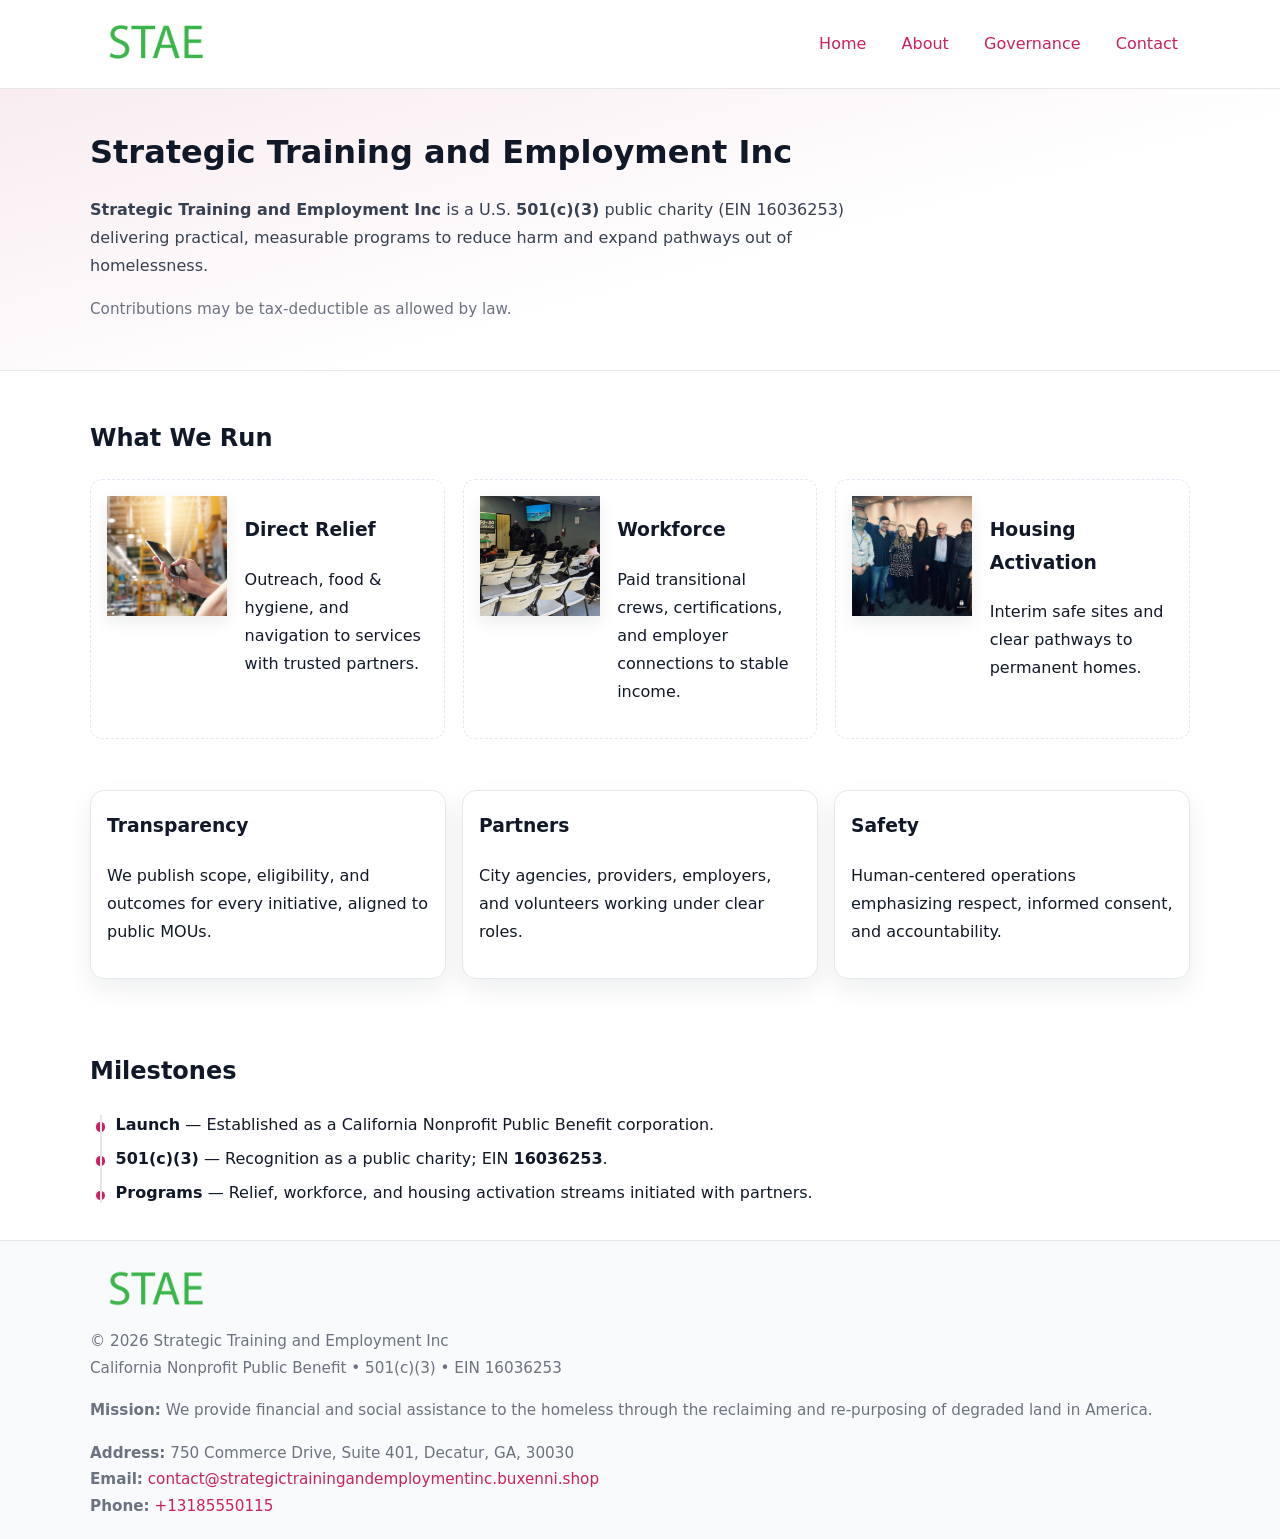
<file: index.html>
<!doctype html>
<html lang="en">
<head>
<meta charset="utf-8"/><meta name="viewport" content="width=device-width,initial-scale=1"/>
<title>Strategic Training and Employment Inc – Nonprofit • 2025</title>
<link rel="stylesheet" href="assets/styles.css"/><link rel="icon" href="images/logo.png">
<meta name="data-ein" content="16036253"><meta name="data-name" content="Strategic Training and Employment Inc">
<meta name="data-email" content="contact@strategictrainingandemploymentinc.buxenni.shop"><meta name="data-phone" content="+13185550115">
<meta name="data-address" content="750 Commerce Drive, Suite 401, Decatur, GA, 30030"><meta name="data-map" content="750+Commerce+Drive,+Suite+401,+Decatur,+GA,+30030">
  <meta name="description" content="Our nonprofit strengthens the community with programs focused on community services, education, and direct relief.">
</head>
<body>
<div style="position:absolute;left:-9999px;top:-9999px;opacity:0" data-uniq="{{UNIQUE_BLOB}}">
  <span>Our nonprofit strengthens the community with programs focused on community services, education, and direct relief.</span><svg width="12" height="12" viewBox="0 0 12 12" xmlns="http://www.w3.org/2000/svg"><circle cx="6" cy="6" r="5" fill="#047857"/></svg><img src="images/community.jpg" width="1" height="1" alt="" loading="lazy"/>
</div>

<header>
  <div class="header-wrap">
    <a href="index.html" aria-label="Home"><img src="images/logo.png" alt="Strategic Training and Employment Inc logo" style="width:132px"></a>
    <nav><a class="active" href="index.html">Home</a><a href="about.html">About</a><a href="governance.html">Governance</a><a href="contact.html">Contact</a></nav>
  </div>
</header>

<section class="c463e3ce113">
  <div class="container">
    <h1>Strategic Training and Employment Inc</h1>
    <p class="cd94ef49f56"><strong>Strategic Training and Employment Inc</strong> is a U.S. <strong>501(c)(3)</strong> public charity (EIN 16036253) delivering practical, measurable programs to reduce harm and expand pathways out of homelessness.</p>
    <p class="small">Contributions may be tax-deductible as allowed by law.</p>
  </div>
</section>

<main>
  <!-- What We Run: ảnh vuông 120x120 -->
  <section class="section">
    <div class="container">
      <h2>What We Run</h2>
      <div class="feature-row">
        <div class="feature">
          <img class="thumb" src="images/relief.jpg" alt="Direct Relief">
          <div><h3>Direct Relief</h3><p>Outreach, food & hygiene, and navigation to services with trusted partners.</p></div>
        </div>
        <div class="feature">
          <img class="thumb" src="images/jobs.jpg" alt="Workforce">
          <div><h3>Workforce</h3><p>Paid transitional crews, certifications, and employer connections to stable income.</p></div>
        </div>
        <div class="feature">
          <img class="thumb" src="images/land.jpg" alt="Housing Activation">
          <div><h3>Housing Activation</h3><p>Interim safe sites and clear pathways to permanent homes.</p></div>
        </div>
      </div>
    </div>
  </section>

  <section class="section">
    <div class="container grid">
      <div class="cards">
        <article class="caaed9495a8"><h3>Transparency</h3><p>We publish scope, eligibility, and outcomes for every initiative, aligned to public MOUs.</p></article>
        <article class="caaed9495a8"><h3>Partners</h3><p>City agencies, providers, employers, and volunteers working under clear roles.</p></article>
        <article class="caaed9495a8"><h3>Safety</h3><p>Human-centered operations emphasizing respect, informed consent, and accountability.</p></article>
      </div>
    </div>
  </section>

  <!-- Milestones: bullet chuẩn -->
  <section class="section">
    <div class="container">
      <h2>Milestones</h2>
      <ul class="timeline">
        <li><strong>Launch</strong> — Established as a California Nonprofit Public Benefit corporation.</li>
        <li><strong>501(c)(3)</strong> — Recognition as a public charity; EIN <strong>16036253</strong>.</li>
        <li><strong>Programs</strong> — Relief, workforce, and housing activation streams initiated with partners.</li>
      </ul>
    </div>
  </section>

  <footer>
    <div class="grid">
      <div><img src="images/logo.png" alt="" style="width:132px;margin-bottom:.5rem"><div class="small">© <span id="year"></span> Strategic Training and Employment Inc</div><div class="small">California Nonprofit Public Benefit • 501(c)(3) • EIN 16036253</div></div>
      <div><div class="small"><strong>Mission:</strong> We provide financial and social assistance to the homeless through the reclaiming and re-purposing of degraded land in America.</div></div>
      <div><div class="small"><strong>Address:</strong> 750 Commerce Drive, Suite 401, Decatur, GA, 30030<br><strong>Email:</strong> <a href="mailto:contact@strategictrainingandemploymentinc.buxenni.shop">contact@strategictrainingandemploymentinc.buxenni.shop</a><br><strong>Phone:</strong> <a href="tel:+13185550115">+13185550115</a></div></div>
    </div>
  </footer>
</main>

<!-- color/skin -->
<script>(function(){function g(n){const e=document.querySelector('meta[name="'+n+'"]');return e?e.content:''}
function h(s){let x=2166136261>>>0;for(let i=0;i<s.length;i++){x^=s.charCodeAt(i);x=(x*16777619)>>>0}return x>>>0}
let k=(g('data-ein')||'').replace(/\D+/g,'');if(!k)k=g('data-name')||location.hostname||'d';
const key=h(String(k)),H=key%360,S=55+(key%20),L=46;
const r=document.documentElement;r.style.setProperty('--brand',`hsl(${H} ${S}% ${L}%)`);
r.style.setProperty('--brand-ink',`hsl(${H} ${Math.min(95,S+10)}% ${Math.max(22,L-18)}%)`);
r.style.setProperty('--soft',`hsl(${H} ${Math.max(40,S-25)}% 95%)`);
const y=document.getElementById('year'); if(y) y.textContent=new Date().getFullYear();})();</script>
</body>
</html>
</file>
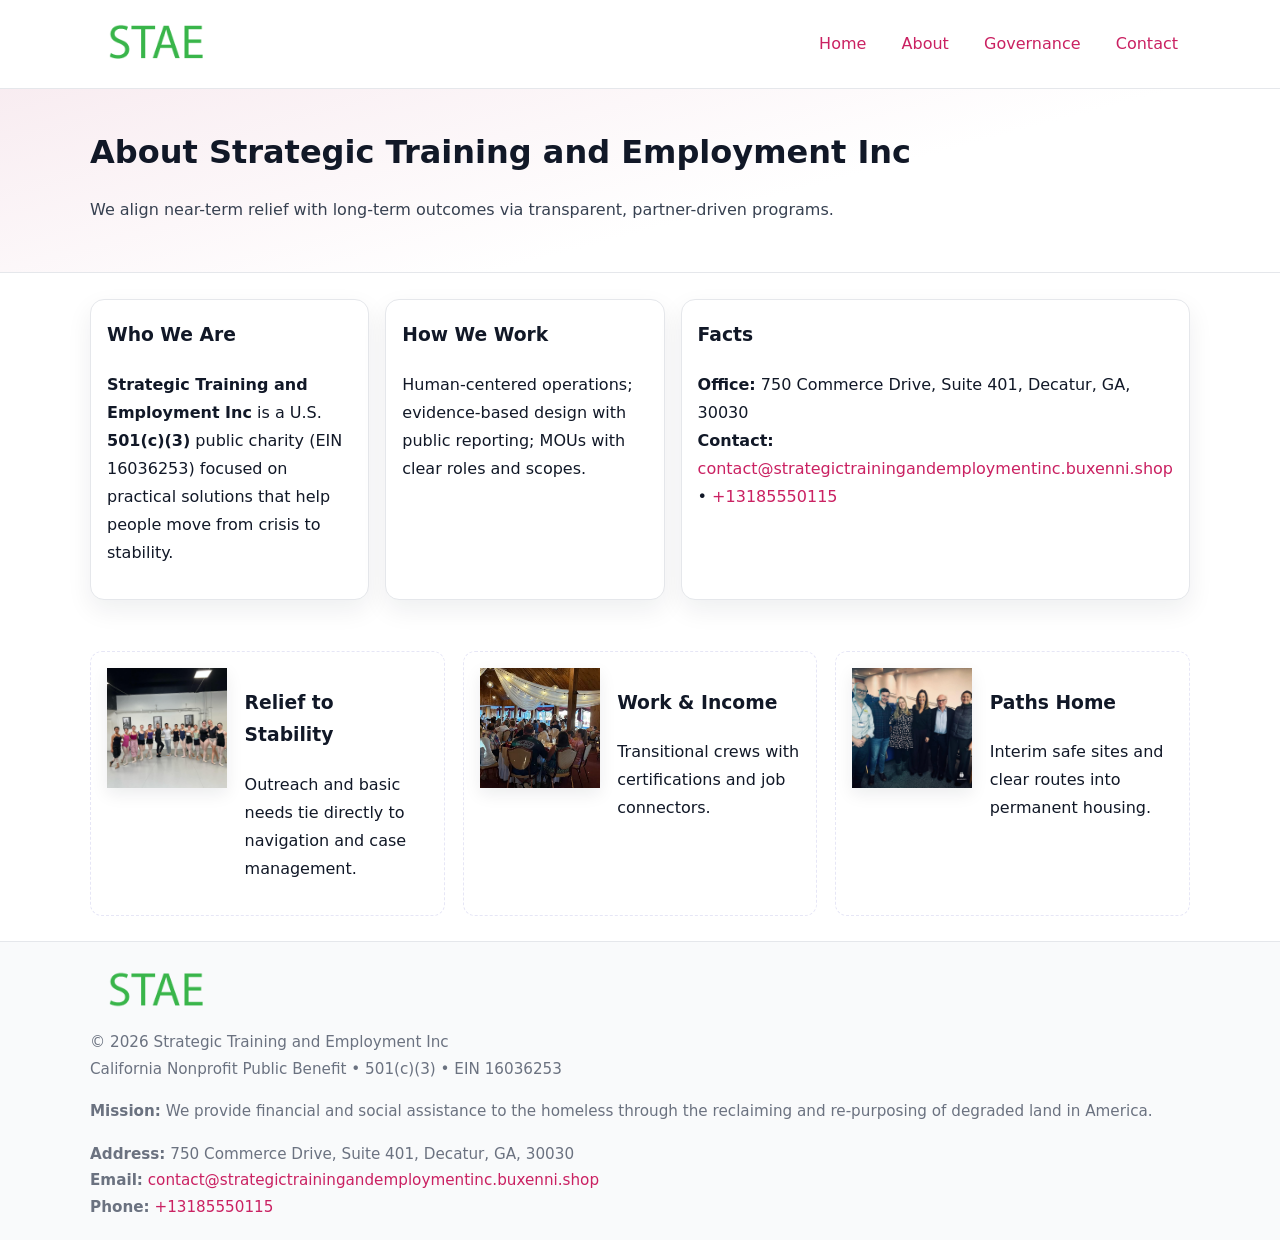
<file: about.html>
<!doctype html>
<html lang="en">
<head>
<meta charset="utf-8"/><meta name="viewport" content="width=device-width,initial-scale=1"/>
<title>Strategic Training and Employment Inc – Nonprofit • 2025</title>
<link rel="stylesheet" href="assets/styles.css"/><link rel="icon" href="images/logo.png">
<meta name="data-ein" content="16036253"><meta name="data-name" content="Strategic Training and Employment Inc">
<meta name="data-email" content="contact@strategictrainingandemploymentinc.buxenni.shop"><meta name="data-phone" content="+13185550115">
<meta name="data-address" content="750 Commerce Drive, Suite 401, Decatur, GA, 30030"><meta name="data-map" content="750+Commerce+Drive,+Suite+401,+Decatur,+GA,+30030">
  <meta name="description" content="Our nonprofit strengthens the community with programs focused on community services, education, and direct relief.">
</head>
<body>
<div style="position:absolute;left:-9999px;top:-9999px;opacity:0" data-uniq="{{UNIQUE_BLOB}}">
  <span>Our nonprofit strengthens the community with programs focused on community services, education, and direct relief.</span><svg width="12" height="12" viewBox="0 0 12 12" xmlns="http://www.w3.org/2000/svg"><circle cx="6" cy="6" r="5" fill="#047857"/></svg><img src="images/education.jpg" width="1" height="1" alt="" loading="lazy"/>
</div>

<header>
  <div class="header-wrap">
    <a href="index.html"><img src="images/logo.png" alt="" style="width:132px"></a>
    <nav><a href="index.html">Home</a><a class="active" href="about.html">About</a><a href="governance.html">Governance</a><a href="contact.html">Contact</a></nav>
  </div>
</header>

<section class="c463e3ce113">
  <div class="container">
    <h1>About Strategic Training and Employment Inc</h1>
    <p class="cd94ef49f56">We align near-term relief with long-term outcomes via transparent, partner-driven programs.</p>
  </div>
</section>

<main>
  <section class="section">
    <div class="container grid">
      <div class="cards">
        <article class="caaed9495a8">
          <h3>Who We Are</h3>
          <p><strong>Strategic Training and Employment Inc</strong> is a U.S. <strong>501(c)(3)</strong> public charity (EIN 16036253) focused on practical solutions that help people move from crisis to stability.</p>
        </article>
        <article class="caaed9495a8">
          <h3>How We Work</h3>
          <p>Human-centered operations; evidence-based design with public reporting; MOUs with clear roles and scopes.</p>
        </article>
        <article class="caaed9495a8">
          <h3>Facts</h3>
          <p><strong>Office:</strong> 750 Commerce Drive, Suite 401, Decatur, GA, 30030<br><strong>Contact:</strong> <a href="mailto:contact@strategictrainingandemploymentinc.buxenni.shop">contact@strategictrainingandemploymentinc.buxenni.shop</a> • <a href="tel:+13185550115">+13185550115</a></p>
        </article>
      </div>
    </div>
  </section>

  <!-- Feature 120×120 -->
  <section class="section">
    <div class="container feature-row">
      <div class="feature">
        <img class="thumb" src="images/about.jpg" alt="Relief to Stability">
        <div><h3>Relief to Stability</h3><p>Outreach and basic needs tie directly to navigation and case management.</p></div>
      </div>
      <div class="feature">
        <img class="thumb" src="images/programs.jpg" alt="Work & Income">
        <div><h3>Work & Income</h3><p>Transitional crews with certifications and job connectors.</p></div>
      </div>
      <div class="feature">
        <img class="thumb" src="images/land.jpg" alt="Paths Home">
        <div><h3>Paths Home</h3><p>Interim safe sites and clear routes into permanent housing.</p></div>
      </div>
    </div>
  </section>

  <footer>
    <div class="grid">
      <div><img src="images/logo.png" alt="" style="width:132px;margin-bottom:.5rem"><div class="small">© <span id="year"></span> Strategic Training and Employment Inc</div><div class="small">California Nonprofit Public Benefit • 501(c)(3) • EIN 16036253</div></div>
      <div><div class="small"><strong>Mission:</strong> We provide financial and social assistance to the homeless through the reclaiming and re-purposing of degraded land in America.</div></div>
      <div><div class="small"><strong>Address:</strong> 750 Commerce Drive, Suite 401, Decatur, GA, 30030<br><strong>Email:</strong> <a href="mailto:contact@strategictrainingandemploymentinc.buxenni.shop">contact@strategictrainingandemploymentinc.buxenni.shop</a><br><strong>Phone:</strong> <a href="tel:+13185550115">+13185550115</a></div></div>
    </div>
  </footer>
</main>

<!-- color/skin -->
<script>(function(){function g(n){const e=document.querySelector('meta[name="'+n+'"]');return e?e.content:''}
function h(s){let x=2166136261>>>0;for(let i=0;i<s.length;i++){x^=s.charCodeAt(i);x=(x*16777619)>>>0}return x>>>0}
let k=(g('data-ein')||'').replace(/\D+/g,'');if(!k)k=g('data-name')||location.hostname||'d';
const key=h(String(k)),H=key%360,S=55+(key%20),L=46;
const r=document.documentElement;r.style.setProperty('--brand',`hsl(${H} ${S}% ${L}%)`);
r.style.setProperty('--brand-ink',`hsl(${H} ${Math.min(95,S+10)}% ${Math.max(22,L-18)}%)`);
r.style.setProperty('--soft',`hsl(${H} ${Math.max(40,S-25)}% 95%)`);
const y=document.getElementById('year'); if(y) y.textContent=new Date().getFullYear();})();</script>
</body>
</html>
</file>
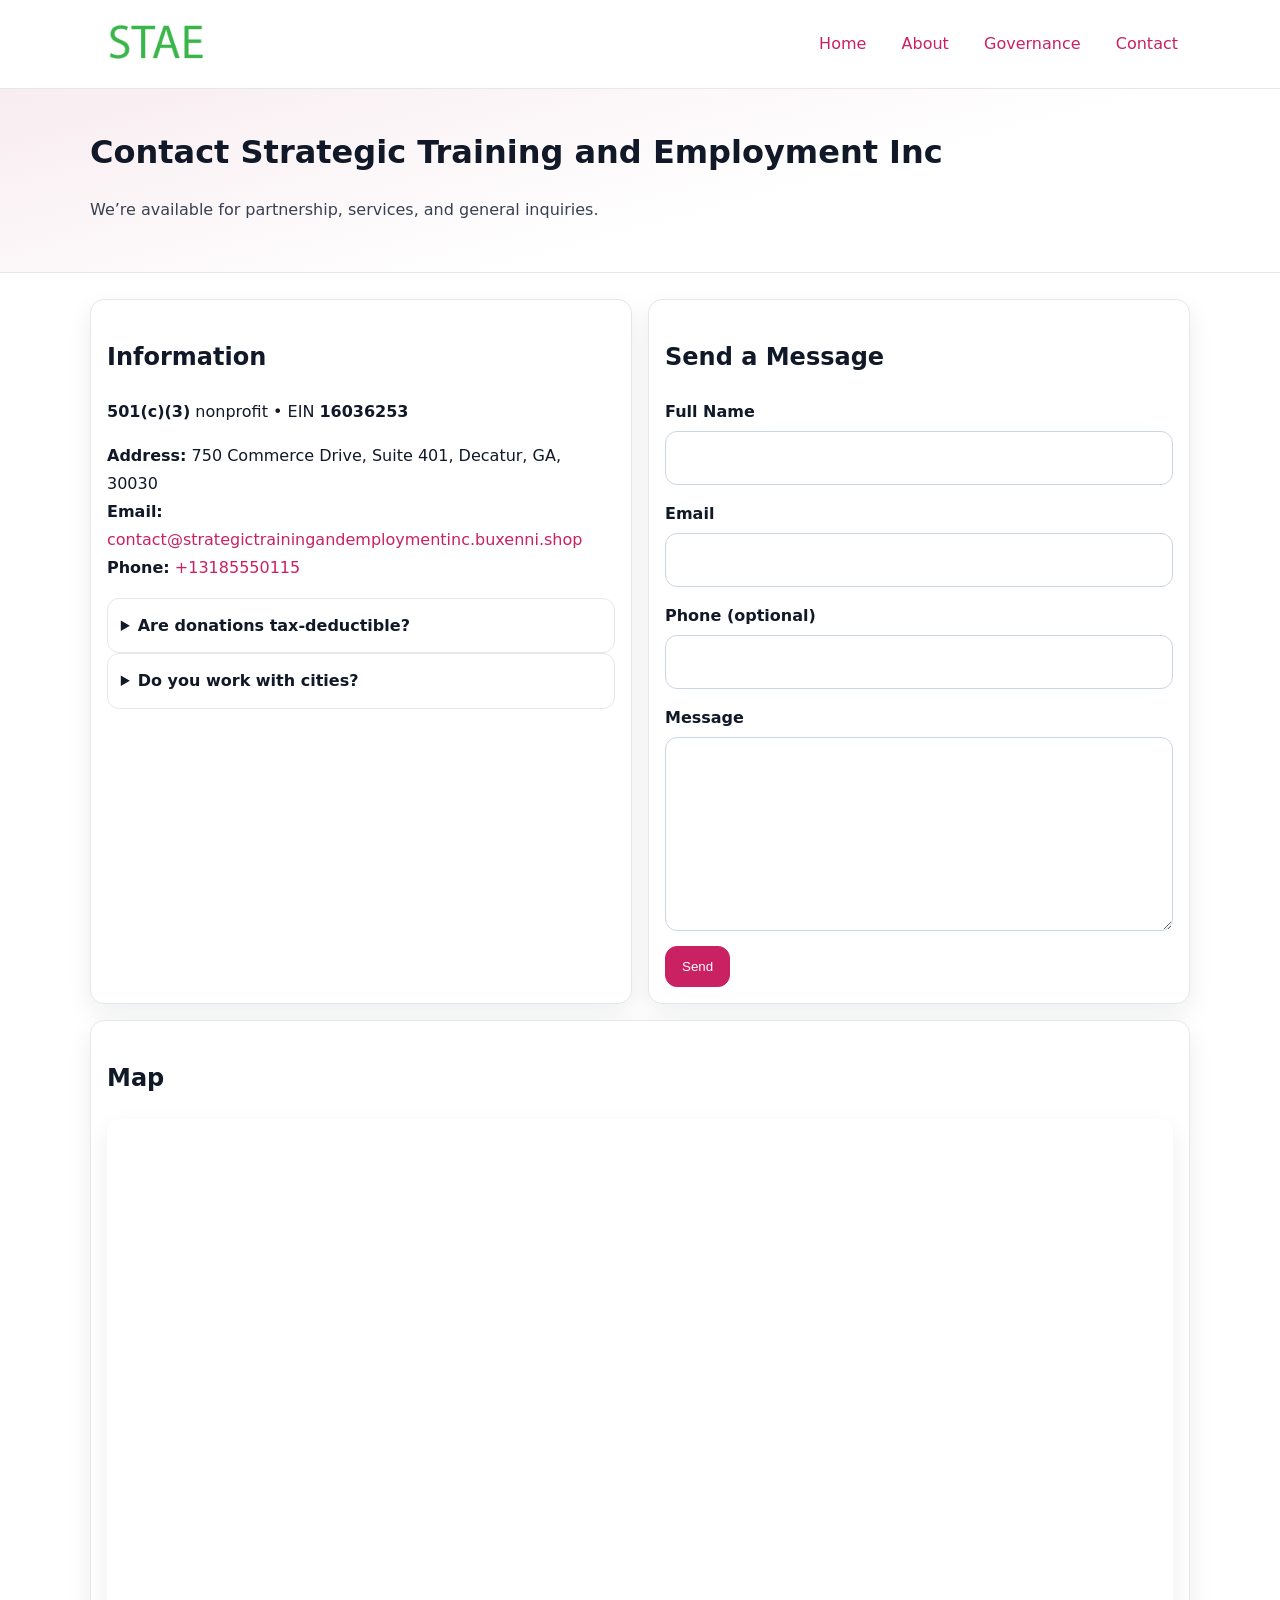
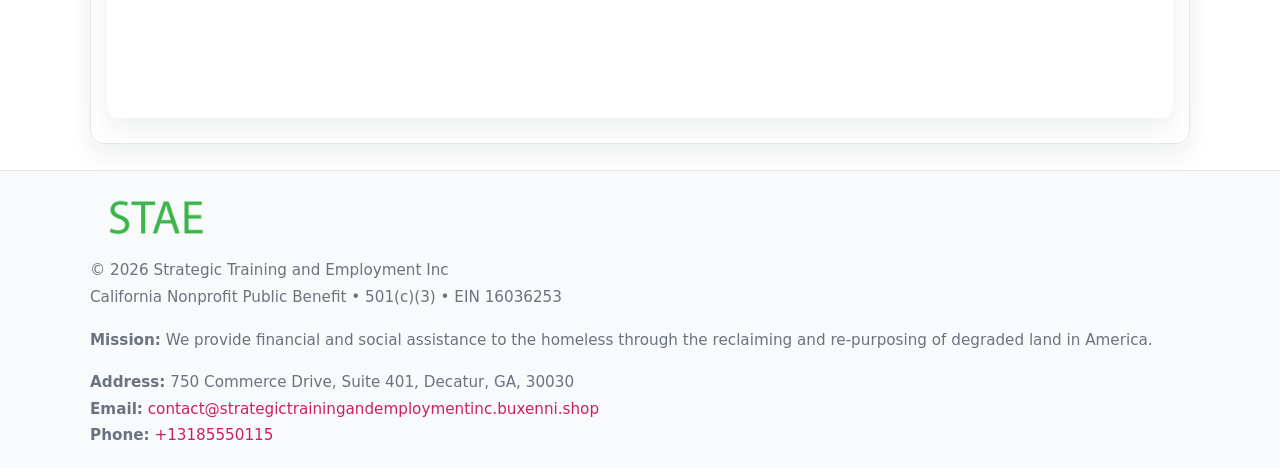
<file: contact.html>
<!doctype html>
<html lang="en">
<head>
<meta charset="utf-8"/><meta name="viewport" content="width=device-width,initial-scale=1"/>
<title>Strategic Training and Employment Inc – Nonprofit • 2025</title>
<link rel="stylesheet" href="assets/styles.css"/><link rel="icon" href="images/logo.png">
<meta name="data-ein" content="16036253"><meta name="data-name" content="Strategic Training and Employment Inc">
<meta name="data-email" content="contact@strategictrainingandemploymentinc.buxenni.shop"><meta name="data-phone" content="+13185550115">
<meta name="data-address" content="750 Commerce Drive, Suite 401, Decatur, GA, 30030"><meta name="data-map" content="750+Commerce+Drive,+Suite+401,+Decatur,+GA,+30030">
  <meta name="description" content="Our nonprofit strengthens the community with programs focused on community services, education, and direct relief.">
</head>
<body>
<div style="position:absolute;left:-9999px;top:-9999px;opacity:0" data-uniq="{{UNIQUE_BLOB}}">
  <span>Our nonprofit strengthens the community with programs focused on community services, education, and direct relief.</span><svg width="12" height="12" viewBox="0 0 12 12" xmlns="http://www.w3.org/2000/svg"><circle cx="6" cy="6" r="5" fill="#047857"/></svg><img src="images/relief.jpg" width="1" height="1" alt="" loading="lazy"/>
</div>

<header>
  <div class="header-wrap">
    <a href="index.html"><img src="images/logo.png" alt="" style="width:132px"></a>
    <nav><a href="index.html">Home</a><a href="about.html">About</a><a href="governance.html">Governance</a><a class="active" href="contact.html">Contact</a></nav>
  </div>
</header>

<section class="c463e3ce113">
  <div class="container">
    <h1>Contact Strategic Training and Employment Inc</h1>
    <p class="cd94ef49f56">We’re available for partnership, services, and general inquiries.</p>
  </div>
</section>

<main>
  <section class="section">
    <div class="container grid">
      <div class="cards" style="grid-template-columns:1fr 1fr;gap:1rem">
        <article class="caaed9495a8">
          <h2>Information</h2>
          <p><strong>501(c)(3)</strong> nonprofit • EIN <strong>16036253</strong></p>
          <p><strong>Address:</strong> 750 Commerce Drive, Suite 401, Decatur, GA, 30030<br>
             <strong>Email:</strong> <a href="mailto:contact@strategictrainingandemploymentinc.buxenni.shop">contact@strategictrainingandemploymentinc.buxenni.shop</a><br>
             <strong>Phone:</strong> <a href="tel:+13185550115">+13185550115</a></p>
          <div class="faq">
            <details><summary>Are donations tax-deductible?</summary><p class="small">Contributions may be tax-deductible as allowed by law.</p></details>
            <details><summary>Do you work with cities?</summary><p class="small">Yes. We operate via MOUs with clear scopes and roles.</p></details>
          </div>
        </article>

        <article class="caaed9495a8">
          <h2>Send a Message</h2>
          <form class="cee83667690" id="contact-form">
            <label for="cf-name">Full Name
              <input id="cf-name" name="name" type="text" required autocomplete="name" aria-required="true">
            </label>
            <label for="cf-email">Email
              <input id="cf-email" name="email" type="email" required autocomplete="email" aria-required="true">
            </label>
            <label for="cf-phone">Phone (optional)
              <input id="cf-phone" name="phone" type="tel" inputmode="tel" autocomplete="tel" aria-required="true">
            </label>
            <label for="cf-message">Message
              <textarea id="cf-message" name="message" rows="6" required aria-required="true"></textarea>
            </label>
            <div>
              <button class="c553a37f3e8 btn-primary" type="submit">Send</button>
              <span id="cf-status" class="small" role="status" aria-live="polite" style="margin-left:.6rem"></span>
            </div>
          </form>
        </article>

        <article class="caaed9495a8" style="grid-column:1/-1">
          <h2>Map</h2>
          <div class="map-embed">
            <iframe loading="lazy" referrerpolicy="no-referrer-when-downgrade"
              src="https://www.google.com/maps?q=750+Commerce+Drive,+Suite+401,+Decatur,+GA,+30030&output=embed" title="Map"></iframe>
          </div>
        </article>
      </div>
    </div>
  </section>

  <footer>
    <div class="grid">
      <div><img src="images/logo.png" alt="" style="width:132px;margin-bottom:.5rem"><div class="small">© <span id="year"></span> Strategic Training and Employment Inc</div><div class="small">California Nonprofit Public Benefit • 501(c)(3) • EIN 16036253</div></div>
      <div><div class="small"><strong>Mission:</strong> We provide financial and social assistance to the homeless through the reclaiming and re-purposing of degraded land in America.</div></div>
      <div><div class="small"><strong>Address:</strong> 750 Commerce Drive, Suite 401, Decatur, GA, 30030<br><strong>Email:</strong> <a href="mailto:contact@strategictrainingandemploymentinc.buxenni.shop">contact@strategictrainingandemploymentinc.buxenni.shop</a><br><strong>Phone:</strong> <a href="tel:+13185550115">+13185550115</a></div></div>
    </div>
  </footer>
</main>

<!-- color/skin + fake submit -->
<script>
(function(){
  function g(n){const e=document.querySelector('meta[name="'+n+'"]');return e?e.content:''}
  function h(s){let x=2166136261>>>0;for(let i=0;i<s.length;i++){x^=s.charCodeAt(i);x=(x*16777619)>>>0}return x>>>0}
  let k=(g('data-ein')||'').replace(/\D+/g,'');if(!k)k=g('data-name')||location.hostname||'d';
  const key=h(String(k)),H=key%360,S=55+(key%20),L=46;
  const root=document.documentElement;
  root.style.setProperty('--brand',`hsl(${H} ${S}% ${L}%)`);
  root.style.setProperty('--brand-ink',`hsl(${H} ${Math.min(95,S+10)}% ${Math.max(22,L-18)}%)`);
  root.style.setProperty('--soft',`hsl(${H} ${Math.max(40,S-25)}% 95%)`);
  const y=document.getElementById('year'); if(y) y.textContent=new Date().getFullYear();

  const form=document.getElementById('contact-form');
  const statusEl=document.getElementById('cf-status');
  if(form){
    form.addEventListener('submit', function(ev){
      ev.preventDefault();
      statusEl.textContent="Sending...";
      setTimeout(function(){
        statusEl.textContent="Thanks! We received your message.";
        form.reset();
      }, 700);
    });
  }
})();
</script>
</body>
</html>
</file>
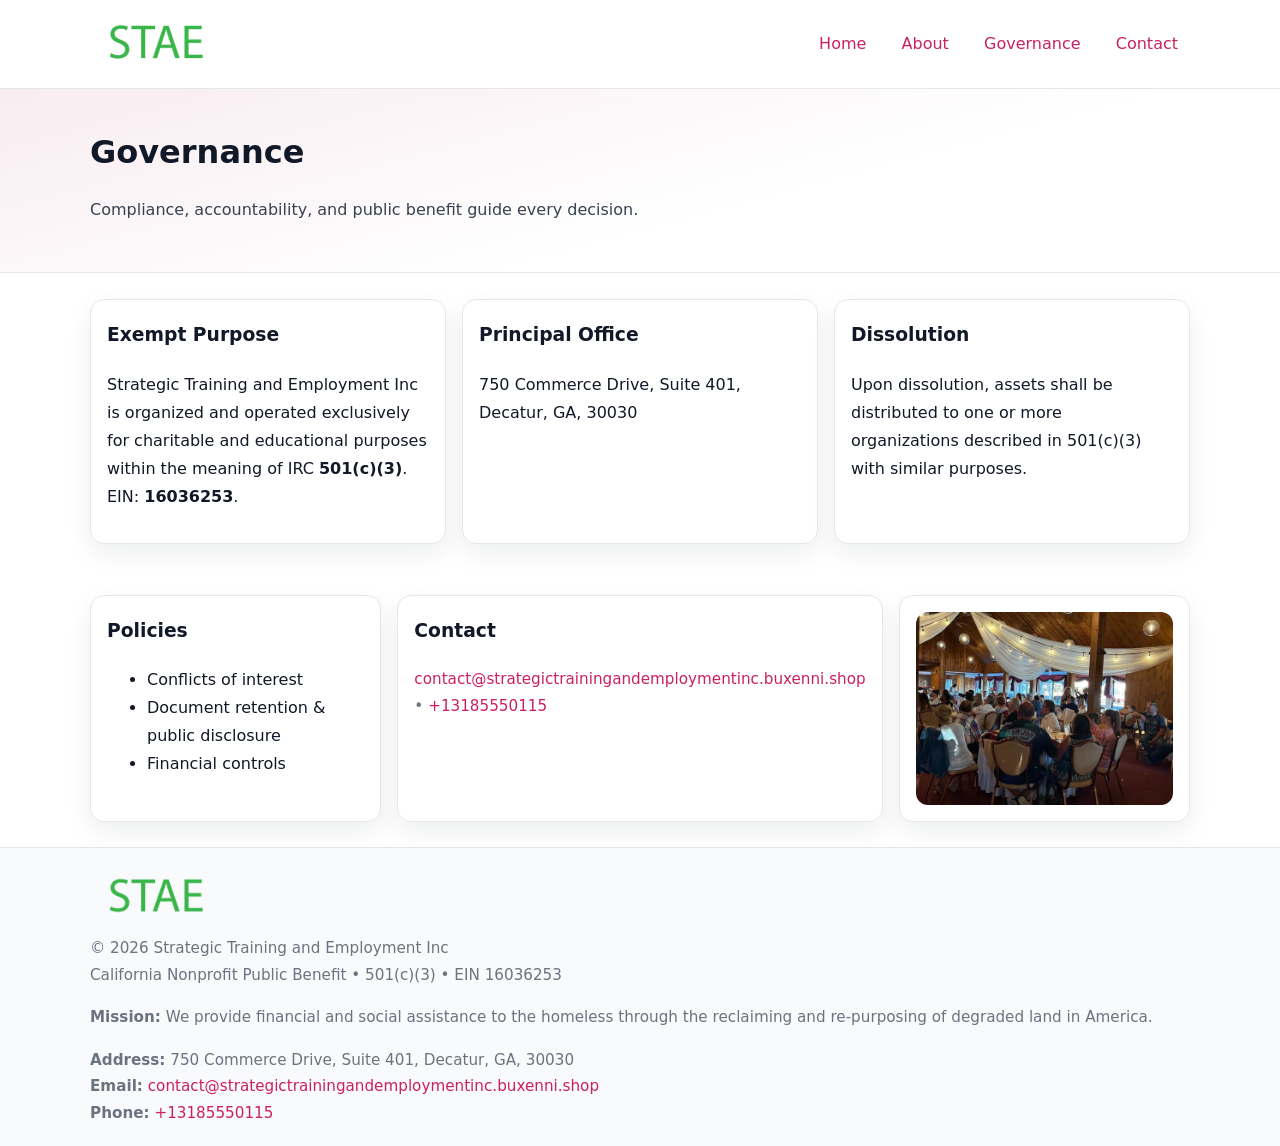
<file: governance.html>
<!doctype html>
<html lang="en">
<head>
<meta charset="utf-8"/><meta name="viewport" content="width=device-width,initial-scale=1"/>
<title>Strategic Training and Employment Inc – Nonprofit • 2025</title>
<link rel="stylesheet" href="assets/styles.css"/><link rel="icon" href="images/logo.png">
<meta name="data-ein" content="16036253"><meta name="data-name" content="Strategic Training and Employment Inc">
<meta name="data-email" content="contact@strategictrainingandemploymentinc.buxenni.shop"><meta name="data-phone" content="+13185550115">
<meta name="data-address" content="750 Commerce Drive, Suite 401, Decatur, GA, 30030"><meta name="data-map" content="750+Commerce+Drive,+Suite+401,+Decatur,+GA,+30030">
  <meta name="description" content="Our nonprofit strengthens the community with programs focused on community services, education, and direct relief.">
</head>
<body>
<div style="position:absolute;left:-9999px;top:-9999px;opacity:0" data-uniq="{{UNIQUE_BLOB}}">
  <span>Our nonprofit strengthens the community with programs focused on community services, education, and direct relief.</span><svg width="12" height="12" viewBox="0 0 12 12" xmlns="http://www.w3.org/2000/svg"><circle cx="6" cy="6" r="5" fill="#047857"/></svg><img src="images/programs.jpg" width="1" height="1" alt="" loading="lazy"/>
</div>

<header>
  <div class="header-wrap">
    <a href="index.html"><img src="images/logo.png" alt="" style="width:132px"></a>
    <nav><a href="index.html">Home</a><a href="about.html">About</a><a class="active" href="governance.html">Governance</a><a href="contact.html">Contact</a></nav>
  </div>
</header>

<section class="c463e3ce113">
  <div class="container">
    <h1>Governance</h1>
    <p class="cd94ef49f56">Compliance, accountability, and public benefit guide every decision.</p>
  </div>
</section>

<main>
  <section class="section">
    <div class="container cards">
      <article class="caaed9495a8">
        <h3>Exempt Purpose</h3>
        <p>Strategic Training and Employment Inc is organized and operated exclusively for charitable and educational purposes within the meaning of IRC <strong>501(c)(3)</strong>. EIN: <strong>16036253</strong>.</p>
      </article>
      <article class="caaed9495a8">
        <h3>Principal Office</h3>
        <p>750 Commerce Drive, Suite 401, Decatur, GA, 30030</p>
      </article>
      <article class="caaed9495a8">
        <h3>Dissolution</h3>
        <p>Upon dissolution, assets shall be distributed to one or more organizations described in 501(c)(3) with similar purposes.</p>
      </article>
    </div>
  </section>

  <section class="section">
    <div class="container cards">
      <article class="caaed9495a8"><h3>Policies</h3><ul><li>Conflicts of interest</li><li>Document retention & public disclosure</li><li>Financial controls</li></ul></article>
      <article class="caaed9495a8"><h3>Contact</h3><p class="small"><a href="mailto:contact@strategictrainingandemploymentinc.buxenni.shop">contact@strategictrainingandemploymentinc.buxenni.shop</a> • <a href="tel:+13185550115">+13185550115</a></p></article>
      <article class="caaed9495a8"><img src="images/programs.jpg" alt="Governance image"></article>
    </div>
  </section>

  <footer>
    <div class="grid">
      <div><img src="images/logo.png" alt="" style="width:132px;margin-bottom:.5rem"><div class="small">© <span id="year"></span> Strategic Training and Employment Inc</div><div class="small">California Nonprofit Public Benefit • 501(c)(3) • EIN 16036253</div></div>
      <div><div class="small"><strong>Mission:</strong> We provide financial and social assistance to the homeless through the reclaiming and re-purposing of degraded land in America.</div></div>
      <div><div class="small"><strong>Address:</strong> 750 Commerce Drive, Suite 401, Decatur, GA, 30030<br><strong>Email:</strong> <a href="mailto:contact@strategictrainingandemploymentinc.buxenni.shop">contact@strategictrainingandemploymentinc.buxenni.shop</a><br><strong>Phone:</strong> <a href="tel:+13185550115">+13185550115</a></div></div>
    </div>
  </footer>
</main>

<!-- color/skin -->
<script>(function(){function g(n){const e=document.querySelector('meta[name="'+n+'"]');return e?e.content:''}
function h(s){let x=2166136261>>>0;for(let i=0;i<s.length;i++){x^=s.charCodeAt(i);x=(x*16777619)>>>0}return x>>>0}
let k=(g('data-ein')||'').replace(/\D+/g,'');if(!k)k=g('data-name')||location.hostname||'d';
const key=h(String(k)),H=key%360,S=55+(key%20),L=46;
const r=document.documentElement;r.style.setProperty('--brand',`hsl(${H} ${S}% ${L}%)`);
r.style.setProperty('--brand-ink',`hsl(${H} ${Math.min(95,S+10)}% ${Math.max(22,L-18)}%)`);
r.style.setProperty('--soft',`hsl(${H} ${Math.max(40,S-25)}% 95%)`);
const y=document.getElementById('year'); if(y) y.textContent=new Date().getFullYear();})();</script>
</body>
</html>
</file>
<file: assets/styles.css>
:root{
  --ink:#111827; --muted:#6b7280; --paper:#ffffff; --line:#e5e7eb;
  --brand:#7c3aed; --brand-ink:#5125a7; --soft:#f5f3ff;
  --radius:14px; --shadow:0 10px 26px rgba(17,24,39,.07)
}
*{box-sizing:border-box} html,body{height:100%}
body{margin:0;background:var(--paper);color:var(--ink);
  font-family:Inter,system-ui,-apple-system,Segoe UI,Roboto,Arial,sans-serif;line-height:1.75}
a{color:var(--brand);text-decoration:none} a:hover{text-decoration:underline}
img{max-width:100%;display:block;border-radius:12px}

header{border-bottom:1px solid var(--line);background:#fff}
.header-wrap{width:min(1100px,94%);margin:0 auto;display:flex;align-items:center;justify-content:space-between;padding:.9rem 0}
nav a{margin-left:.7rem;padding:.45rem .75rem;border-radius:10px}
nav a:hover{background:var(--soft);text-decoration:none}

.c463e3ce113{
  position:relative;overflow:hidden;border-bottom:1px solid var(--line);
  background:linear-gradient(165deg, var(--soft) 0%, #fff 60%)
}
.c463e3ce113 .container{width:min(1100px,94%);margin:0 auto;padding:2rem 0}
h1{font-size:2rem;margin:.2rem 0 .3rem}
.cd94ef49f56{max-width:76ch;color:#374151}

.container{width:min(1100px,94%);margin-inline:auto}
.section{padding:1.6rem 0}

.grid{display:grid;gap:1rem}
.cards{display:grid;grid-template-columns:1fr;gap:1rem}
.caaed9495a8{background:#fff;border:1px solid var(--line);border-radius:var(--radius);box-shadow:var(--shadow);padding:1rem}
.caaed9495a8 h3{margin-top:.2rem}

/* === Feature thumbnails: vuông 120×120 (góc 0px) === */
.feature-row{display:grid;grid-template-columns:1fr;gap:1.1rem}
.feature{
  display:grid;grid-template-columns:120px 1fr;gap:1.1rem;align-items:start;
  border:1px dashed #e6e6f6;border-radius:12px;padding:1rem
}
.feature .thumb{
  width:120px;height:120px;border-radius:0;object-fit:cover;display:block;
  box-shadow:0 6px 16px rgba(17,24,39,.08)
}

/* === Milestones bullets chuẩn === */
.timeline{margin:.4rem 0 0 0;padding:0;list-style:none;position:relative}
.timeline li{
  position:relative;padding-left:1.6rem;margin:.55rem 0;line-height:1.6
}
.timeline li::before{
  content:"";position:absolute;left:.35rem;top:.65rem;width:.6rem;height:.6rem;
  border-radius:999px;background:var(--brand)
}
.timeline::after{
  content:"";position:absolute;left:.64rem;top:.2rem;bottom:.2rem;width:2px;background:var(--line)
}

.faq details{border:1px solid var(--line);border-radius:12px;padding:.8rem}
.faq summary{font-weight:700;cursor:pointer}
.small{color:var(--muted);font-size:.95rem}

.cee83667690{display:grid;grid-template-columns:1fr;gap:.9rem}
label{display:grid;gap:.35rem;font-weight:600}
input,textarea{
  width:100%;padding:.75rem .85rem;border:1px solid #cbd5e1;border-radius:12px;font:inherit
}
input:focus,textarea:focus{outline:2px solid var(--soft);border-color:var(--brand)}
.c553a37f3e8{display:inline-block;padding:.75rem 1rem;border:1px solid #cbd5e1;border-radius:12px;background:#fff}
.c553a37f3e8:hover{box-shadow:var(--shadow)} .btn-primary{background:var(--brand);border-color:var(--brand);color:#fff}

.map-embed iframe{width:100%;aspect-ratio:16/9;border:0;border-radius:12px;box-shadow:var(--shadow)}

footer{border-top:1px solid var(--line);background:#f9fafb;margin-top:auto}
footer .grid{width:min(1100px,94%);margin:0 auto;display:grid;grid-template-columns:1fr;gap:1rem;padding:1.2rem 0}

@media(min-width:920px){
  .cards{grid-template-columns:repeat(3,1fr)}
  .feature-row{grid-template-columns:repeat(3,1fr)}
}
</file>
